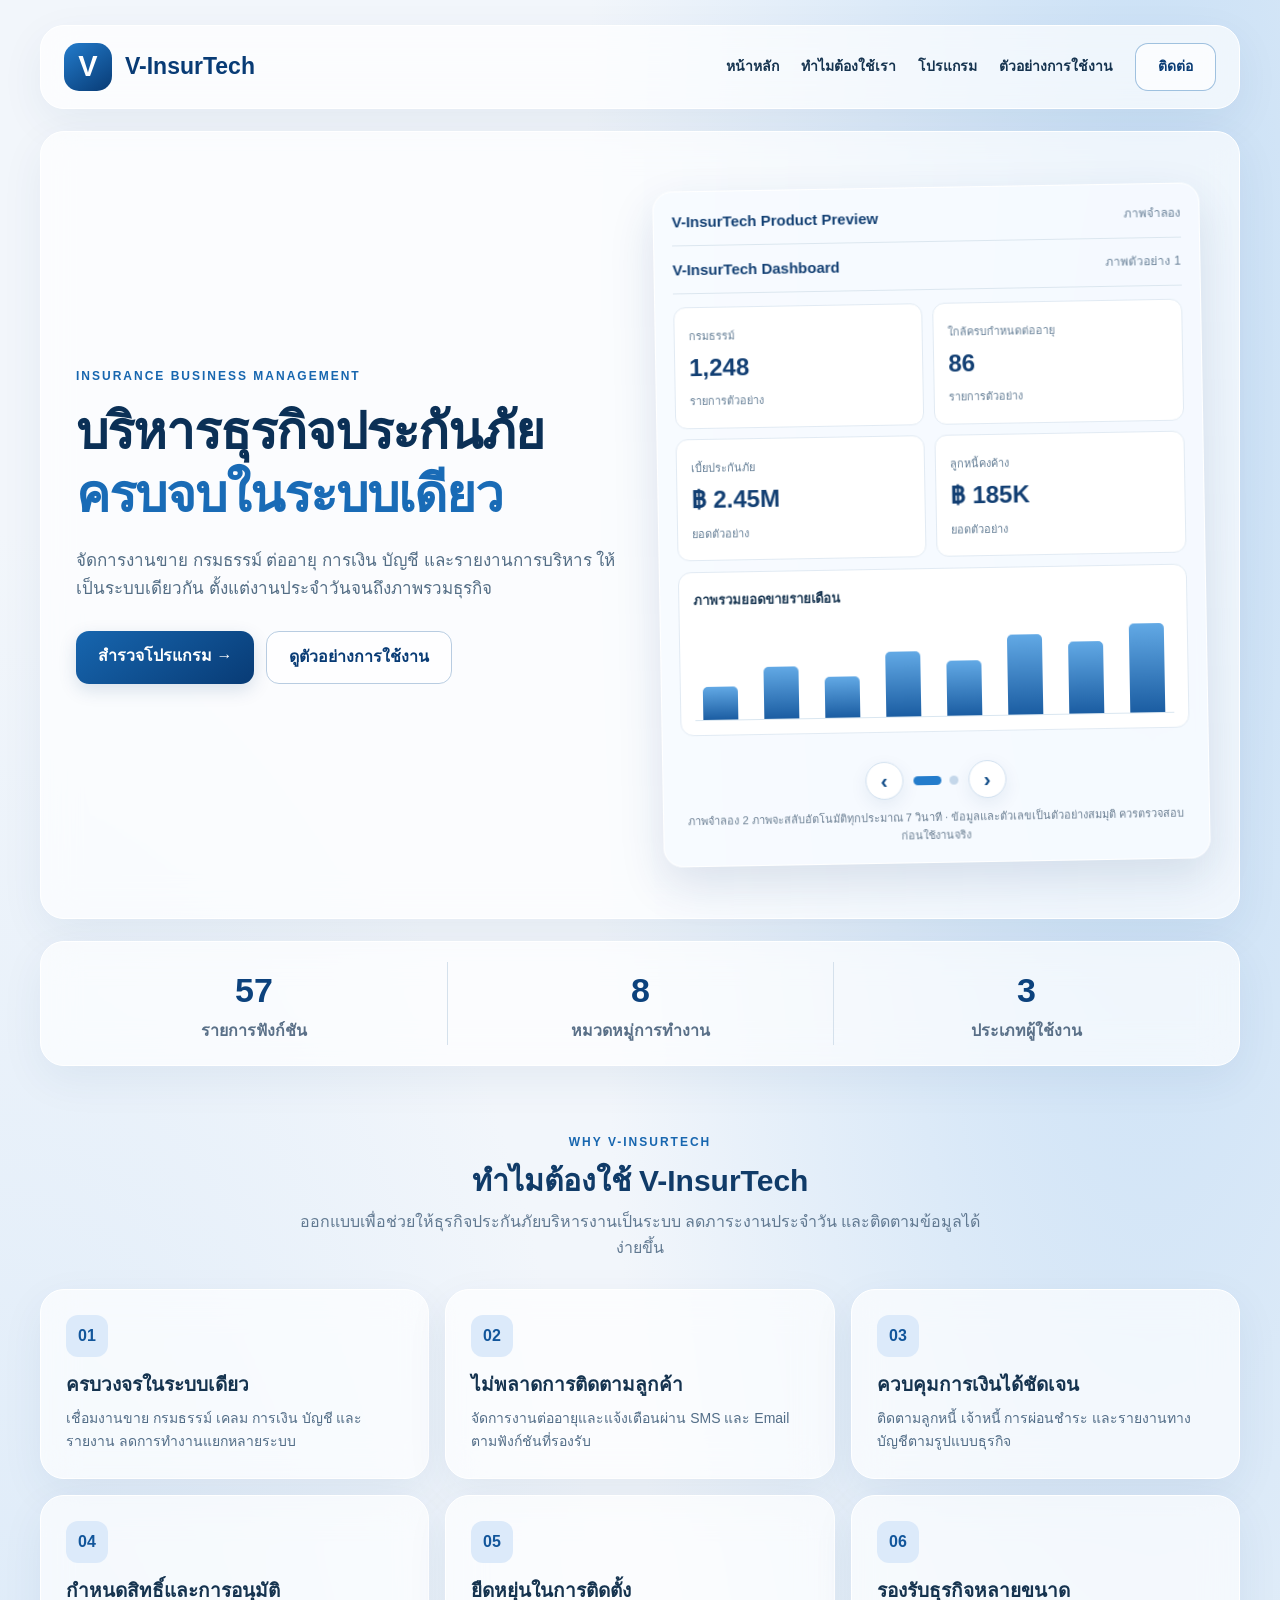
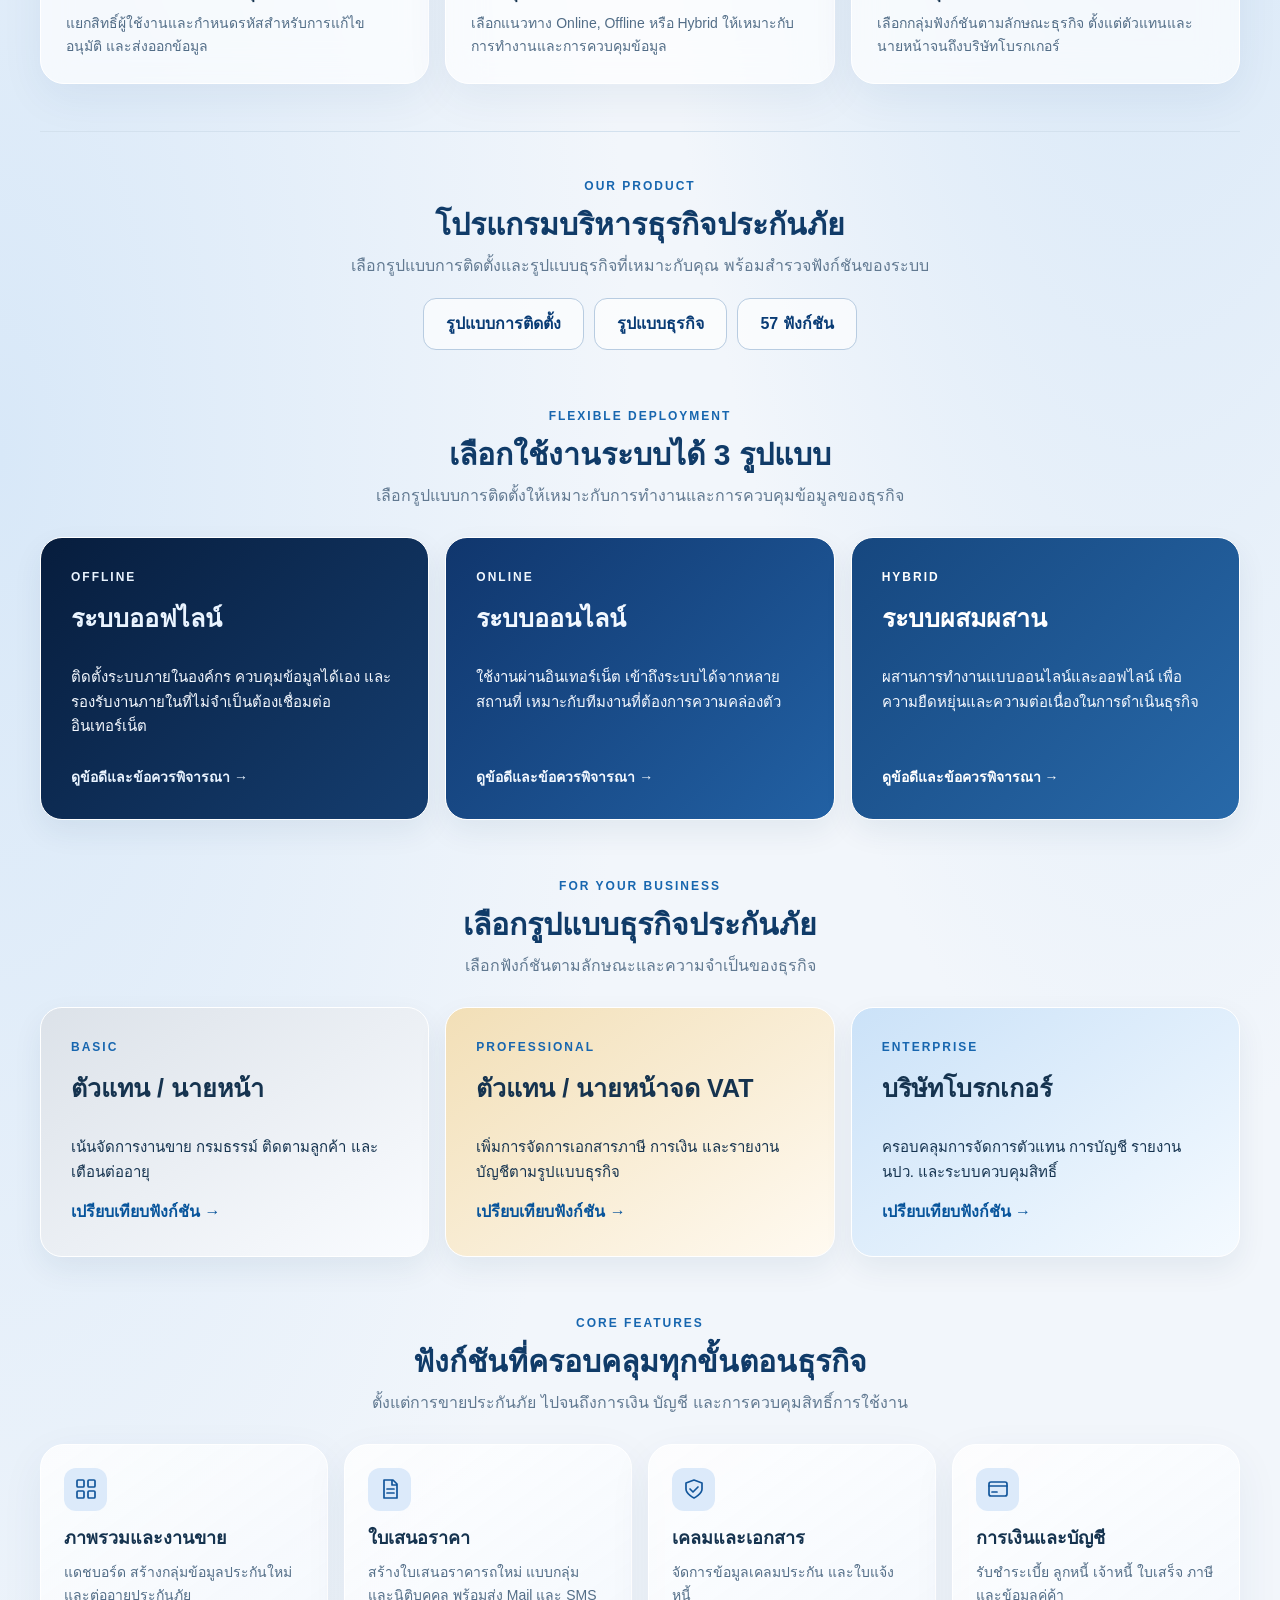
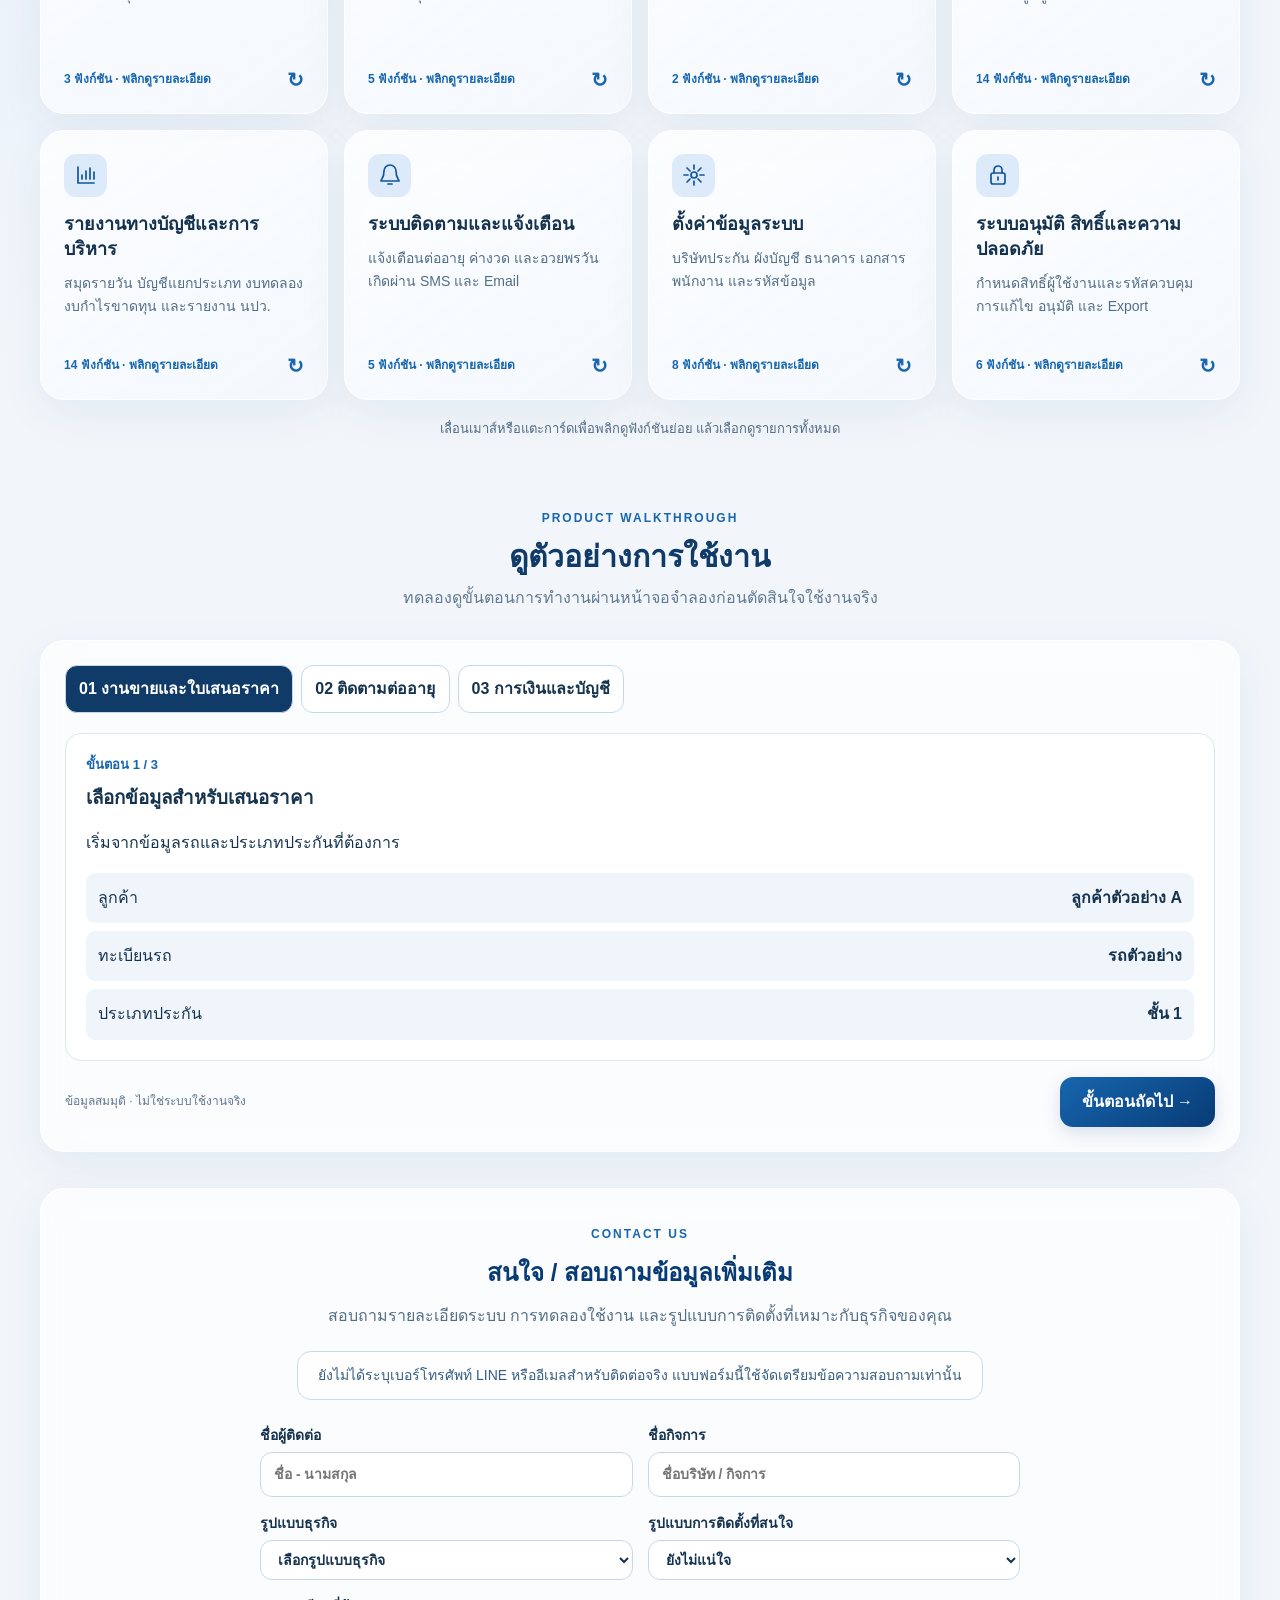
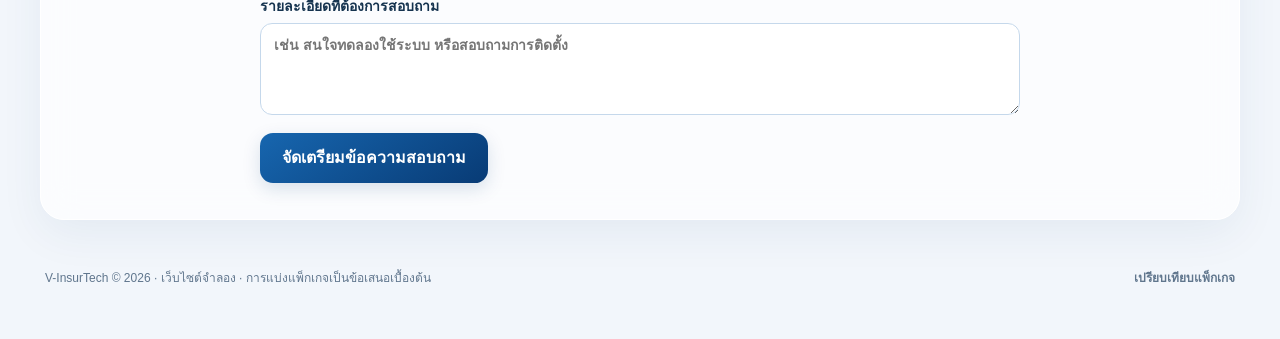
<file: index.html>
<!doctype html>
<html lang="th">
  <head>
    <meta charset="UTF-8" />
    <meta name="viewport" content="width=device-width,initial-scale=1" />
    <title>V-InsurTech</title>
    <script type="module" crossorigin src="./assets/main-dlsGu0IC.js"></script>
  </head>
  <body>
    <div id="root"></div>
  </body>
</html>
</file>
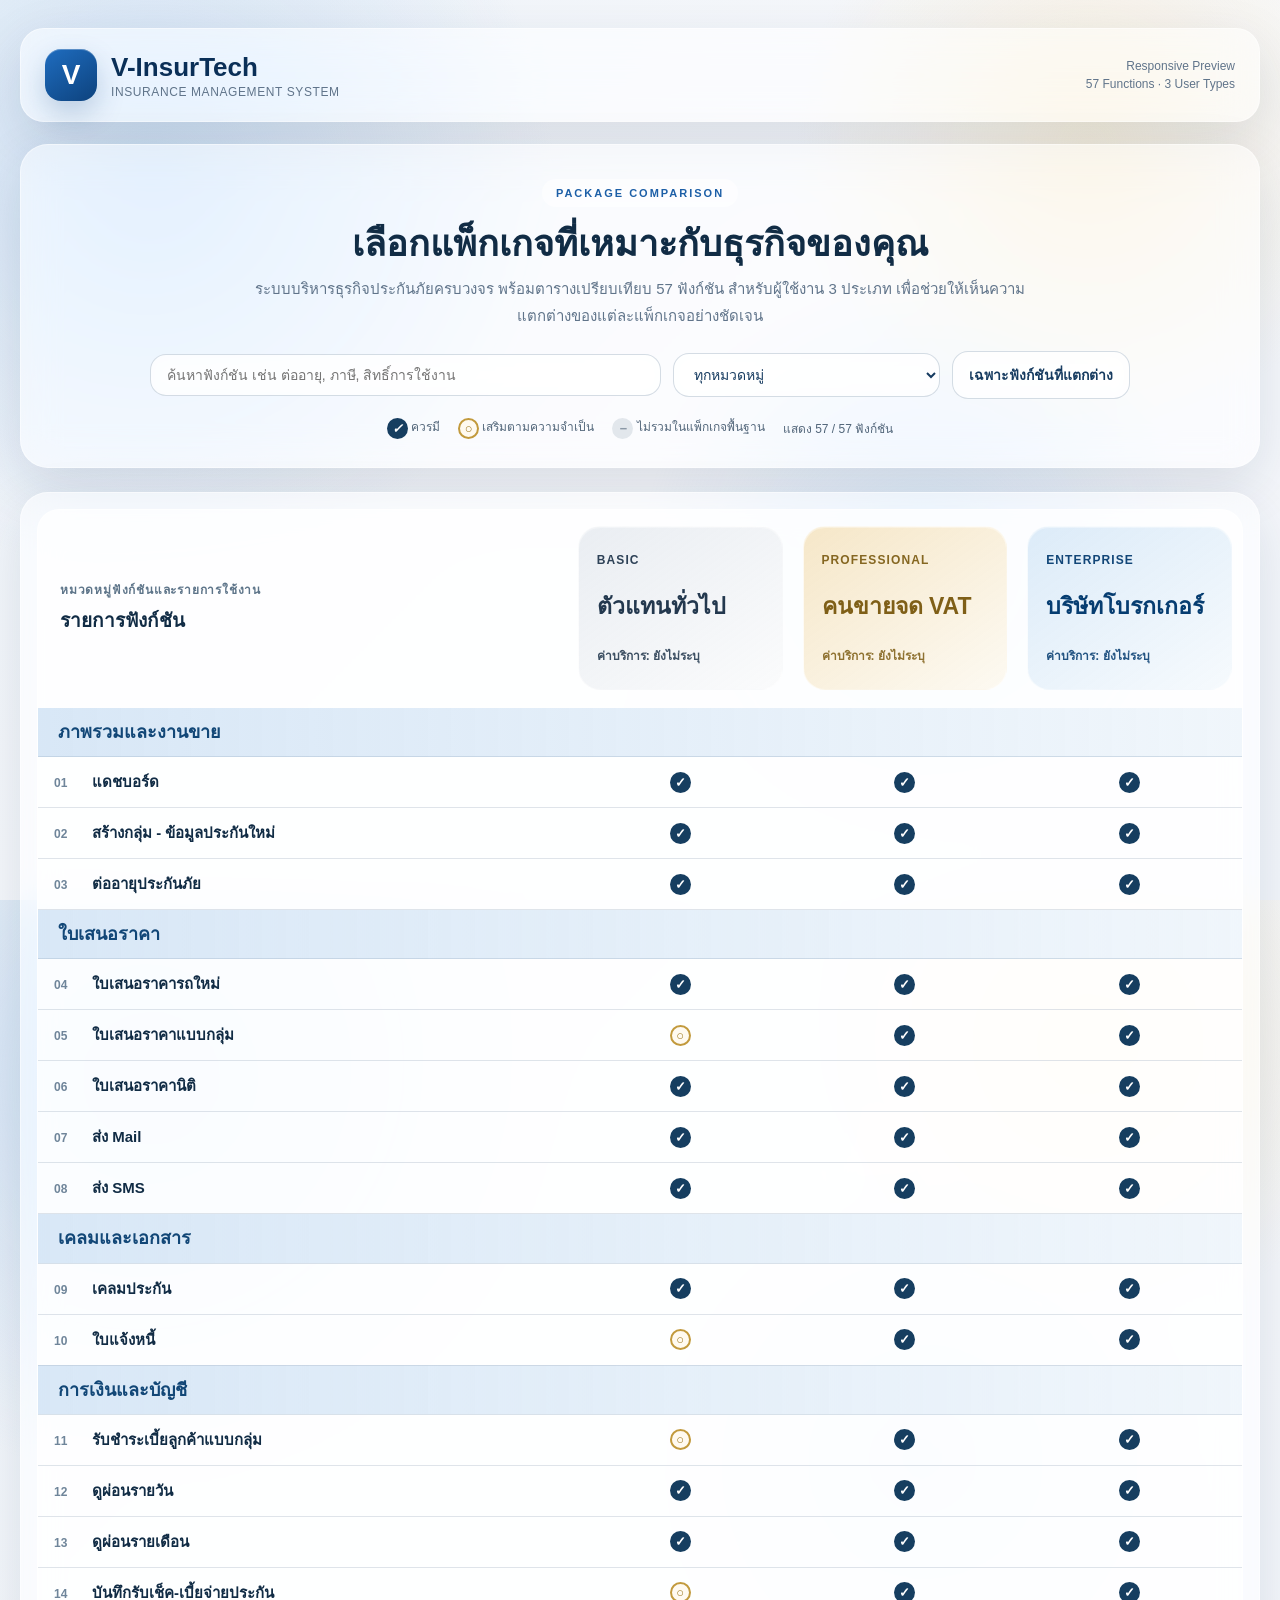
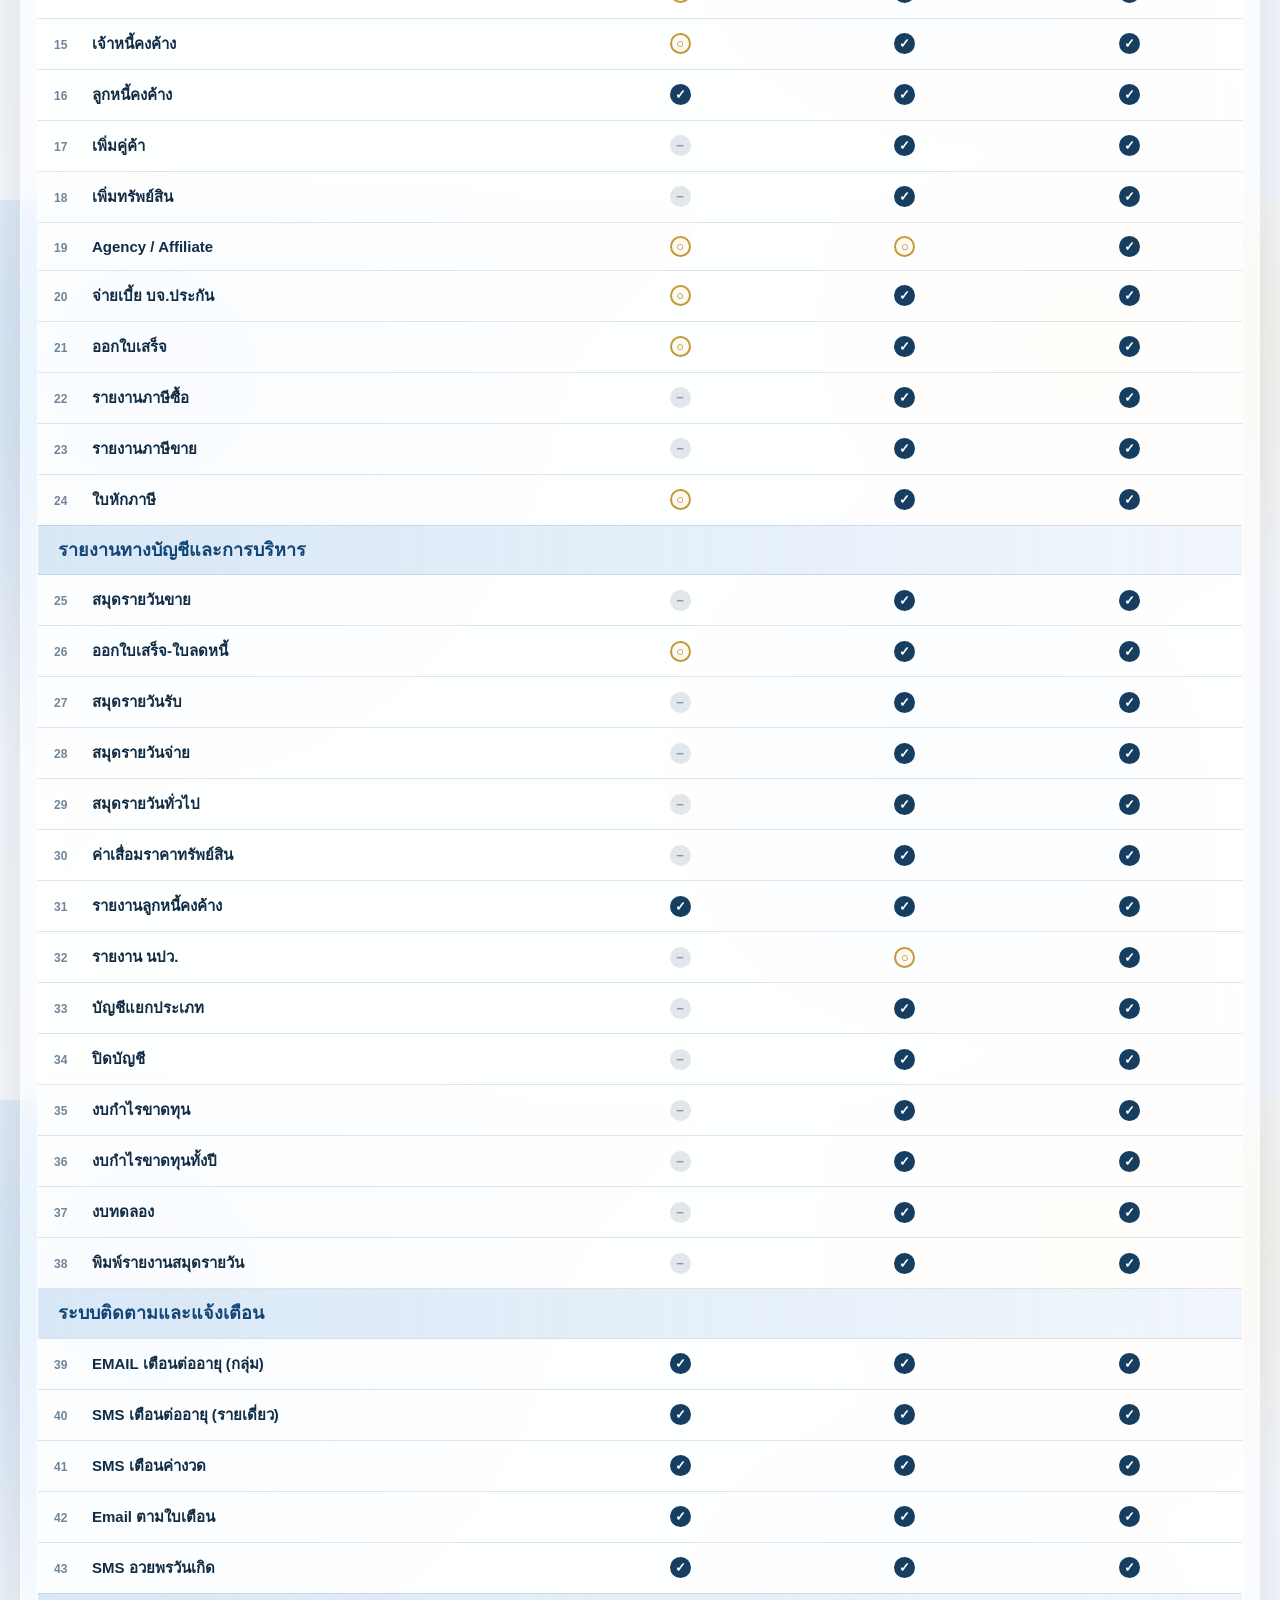
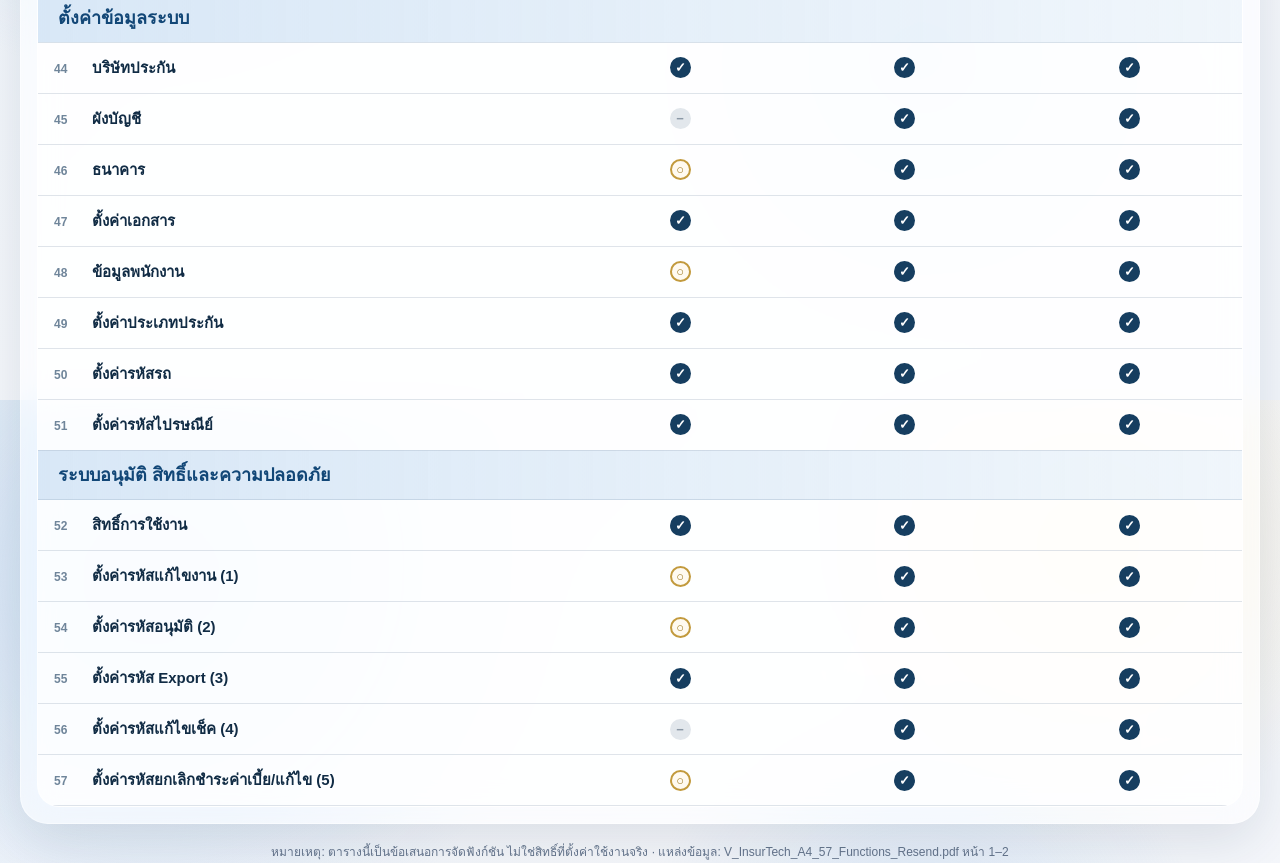
<file: index (2).html>
<!doctype html>
<html lang="th">
<head>
<meta charset="utf-8">
<meta name="viewport" content="width=device-width, initial-scale=1">
<title>V-InsurTech | เปรียบเทียบแพ็กเกจ</title>
<style>
:root{
  --navy:#0a2f57;
  --navy-2:#123f73;
  --blue:#1d5fa7;
  --text:#23384e;
  --text-strong:#112c45;
  --muted:#60748a;
  --line:rgba(160,177,194,.34);
  --glass:rgba(255,255,255,.55);
  --glass-strong:rgba(255,255,255,.72);
  --shadow:0 18px 55px rgba(13,41,73,.12);
}
*{box-sizing:border-box}
html,body{height:100%}
body{
  margin:0;
  font-family:Prompt,"Noto Sans Thai",Tahoma,sans-serif;
  color:var(--text);
  background:
    radial-gradient(circle at 12% 20%, rgba(175,204,236,.55), transparent 30%),
    radial-gradient(circle at 85% 16%, rgba(245,223,174,.4), transparent 22%),
    radial-gradient(circle at 72% 62%, rgba(164,202,239,.30), transparent 26%),
    linear-gradient(135deg,#eef4fa 0%,#f7f8fb 52%,#f3f6fb 100%);
  font-size:14px;
}
.page{
  width:min(1280px, calc(100% - 40px));
  margin:28px auto 34px;
}
.glass{
  background:var(--glass);
  border:1px solid rgba(255,255,255,.45);
  backdrop-filter:blur(18px) saturate(150%);
  -webkit-backdrop-filter:blur(18px) saturate(150%);
  box-shadow:var(--shadow);
}
header{
  display:flex;
  align-items:center;
  justify-content:space-between;
  gap:16px;
  padding:20px 24px;
  border-radius:24px;
}
.head-left{display:flex;align-items:center;gap:14px}
.logo{
  width:52px;height:52px;border-radius:16px;
  background:linear-gradient(145deg,#1f6dc0,#0d427d);
  color:#fff;display:grid;place-items:center;
  font-size:28px;font-weight:800;
  box-shadow:inset 0 1px 0 rgba(255,255,255,.28), 0 12px 28px rgba(13,66,125,.22);
}
.brand{display:flex;flex-direction:column;gap:2px}
.brand .name{font-size:26px;font-weight:800;color:var(--navy)}
.brand .sub{font-size:12px;color:var(--muted);letter-spacing:.6px}
.head-note{text-align:right;color:var(--muted);font-size:12px;line-height:1.5}
.hero{
  margin-top:22px;
  padding:34px 34px 28px;
  border-radius:28px;
  text-align:center;
}
.eyebrow{
  display:inline-flex;align-items:center;gap:8px;
  font-size:11px;font-weight:800;letter-spacing:2px;
  color:var(--blue);
  background:rgba(255,255,255,.55);
  padding:8px 14px;border-radius:999px;
}
.hero h1{
  margin:16px auto 10px;
  font-size:36px;line-height:1.18;
  color:var(--text-strong);
  max-width:760px;
}
.hero p{
  margin:0 auto;
  color:var(--muted);line-height:1.8;
  max-width:780px;
  font-size:15px;
}
.toolbar{
  margin:22px auto 0;
  width:min(980px, 100%);
  display:flex;gap:12px;flex-wrap:wrap;justify-content:center;align-items:center;
}
input,button,select{
  font:inherit;color:#163b60;
  border:1px solid rgba(170,186,202,.50);
  background:rgba(255,255,255,.68);
  border-radius:16px;
  padding:12px 16px;
  backdrop-filter:blur(10px);
}
input{flex:1;min-width:240px}
select{min-width:200px}
button{cursor:pointer;font-weight:700;transition:.2s ease}
button:hover{transform:translateY(-1px)}
button.active{background:linear-gradient(145deg,#113d72,#072e58);color:#fff;border-color:transparent}
.legend{
  display:flex;gap:18px;flex-wrap:wrap;justify-content:center;align-items:center;
  margin:18px auto 0;
  color:#516579;font-size:12px;font-weight:500;
}
.mark{
  display:inline-grid;place-items:center;width:21px;height:21px;border-radius:50%;
  font-size:13px;font-weight:800;vertical-align:middle;
}
.s1{background:#163e60;color:#fff}
.s2{border:2px solid #c29a3d;color:#9c7821;background:#fffaf0}
.s0{background:#e2e7ec;color:#8b98a6}
.table-shell{
  margin-top:24px;
  padding:16px;
  border-radius:28px;
}
.wrap{
  overflow:auto;
  border-radius:22px;
  background:rgba(255,255,255,.74);
  border:1px solid rgba(255,255,255,.6);
}
table{width:100%;border-collapse:collapse;min-width:860px;table-layout:fixed}
col:first-child{width:44%}
col{width:18.666%}
thead th{
  padding:16px 10px 18px;
  vertical-align:stretch;
  text-align:center;
}
thead th:first-child{
  text-align:left;
  padding-left:22px;
  color:var(--text-strong);
  font-size:18px;
  font-weight:800;
}
.plan{
  border-radius:22px;
  padding:26px 18px 24px;
  text-align:left;
  min-height:164px;
  width:100%;
  display:flex;
  flex-direction:column;
  justify-content:space-between;
  border:1px solid rgba(255,255,255,.52);
  box-shadow:inset 0 1px 0 rgba(255,255,255,.35);
}
.silver{background:linear-gradient(145deg,rgba(232,236,241,.92),rgba(249,250,251,.76))}
.gold{background:linear-gradient(145deg,rgba(245,229,196,.92),rgba(252,248,238,.78));color:#7f5f17}
.diamond{background:linear-gradient(145deg,rgba(218,234,248,.94),rgba(244,249,253,.82));color:#063d71}
.plan small{font-size:12px;letter-spacing:1.1px;font-weight:800;opacity:.95;display:block}
.plan strong{display:block;font-size:23px;line-height:1.28;margin:10px 0 10px;font-weight:800}
.plan span{font-size:12px;font-weight:600;opacity:.88}
td{
  padding:13px 16px;
  border-bottom:1px solid var(--line);
  color:var(--text);
  background:rgba(255,255,255,.14);
}
td:first-child{
  font-size:15px;
  font-weight:600;
  color:var(--text-strong);
}
td:not(:first-child){text-align:center}
.num{
  display:inline-block;width:38px;
  color:#6f859a;
  font-size:12px;
  font-weight:700;
}
.group td{
  background:linear-gradient(90deg, rgba(214,230,246,.95), rgba(235,243,250,.75));
  color:#124777;
  font-weight:800;
  padding:12px 20px;
  font-size:18px;
  line-height:1.35;
  border-bottom:1px solid rgba(168,189,208,.45);
}
tr.item{transition:background .18s ease}
tr.item:hover td{background:rgba(226,240,252,.44)}
footer{
  margin-top:18px;
  text-align:center;
  font-size:12px;
  color:#64748b;
  line-height:1.7;
}
@media(max-width:960px){
  .page{width:min(100% - 24px, 100%)}
  .hero{padding:28px 18px 24px}
  .hero h1{font-size:30px}
}
@media(max-width:720px){
  header{padding:18px 16px;border-radius:20px}
  .head-note{display:none}
  .brand .name{font-size:22px}
  .hero h1{font-size:26px}
  .toolbar{justify-content:stretch}
  input,select,button{width:100%}
  .table-shell{padding:10px}
}
</style>
</head>
<body>
  <div class="page">
    <header class="glass">
      <div class="head-left">
        <div class="logo">V</div>
        <div class="brand">
          <div class="name">V-InsurTech</div>
          <div class="sub">INSURANCE MANAGEMENT SYSTEM</div>
        </div>
      </div>
      <div class="head-note">Responsive Preview<br>57 Functions · 3 User Types</div>
    </header>

    <section class="hero glass">
      <div class="eyebrow">PACKAGE COMPARISON</div>
      <h1>เลือกแพ็กเกจที่เหมาะกับธุรกิจของคุณ</h1>
      <p>ระบบบริหารธุรกิจประกันภัยครบวงจร พร้อมตารางเปรียบเทียบ 57 ฟังก์ชัน สำหรับผู้ใช้งาน 3 ประเภท เพื่อช่วยให้เห็นความแตกต่างของแต่ละแพ็กเกจอย่างชัดเจน</p>

      <div class="toolbar">
        <input id="q" placeholder="ค้นหาฟังก์ชัน เช่น ต่ออายุ, ภาษี, สิทธิ์การใช้งาน" aria-label="ค้นหาฟังก์ชัน">
        <select id="cat" aria-label="หมวดหมู่"><option value="">ทุกหมวดหมู่</option></select>
        <button id="diff" aria-pressed="false">เฉพาะฟังก์ชันที่แตกต่าง</button>
      </div>

      <div class="legend">
        <span><i class="mark s1">✓</i> ควรมี</span>
        <span><i class="mark s2">○</i> เสริมตามความจำเป็น</span>
        <span><i class="mark s0">−</i> ไม่รวมในแพ็กเกจพื้นฐาน</span>
        <span id="count"></span>
      </div>
    </section>

    <section class="table-shell glass">
      <div class="wrap">
        <table>
          <colgroup><col><col><col><col></colgroup>
          <thead>
            <tr>
              <th><div style="display:flex;flex-direction:column;gap:6px;"><span style="font-size:12px;font-weight:700;letter-spacing:.8px;color:#5d7489;">หมวดหมู่ฟังก์ชันและรายการใช้งาน</span><span style="font-size:19px;font-weight:800;color:#112c45;">รายการฟังก์ชัน</span></div></th>
              <th><div class="plan silver"><small>BASIC</small><strong>ตัวแทนทั่วไป</strong><span>ค่าบริการ: ยังไม่ระบุ</span></div></th>
              <th><div class="plan gold"><small>PROFESSIONAL</small><strong>คนขายจด VAT</strong><span>ค่าบริการ: ยังไม่ระบุ</span></div></th>
              <th><div class="plan diamond"><small>ENTERPRISE</small><strong>บริษัทโบรกเกอร์</strong><span>ค่าบริการ: ยังไม่ระบุ</span></div></th>
            </tr>
          </thead>
          <tbody id="rows"></tbody>
        </table>
      </div>
    </section>

    <footer>หมายเหตุ: ตารางนี้เป็นข้อเสนอการจัดฟังก์ชัน ไม่ใช่สิทธิ์ที่ตั้งค่าใช้งานจริง · แหล่งข้อมูล: V_InsurTech_A4_57_Functions_Resend.pdf หน้า 1–2</footer>
  </div>

<script>
const data={"ภาพรวมและงานขาย": [[1, "แดชบอร์ด", "111"], [2, "สร้างกลุ่ม - ข้อมูลประกันใหม่", "111"], [3, "ต่ออายุประกันภัย", "111"]], "ใบเสนอราคา": [[4, "ใบเสนอราคารถใหม่", "111"], [5, "ใบเสนอราคาแบบกลุ่ม", "211"], [6, "ใบเสนอราคานิติ", "111"], [7, "ส่ง Mail", "111"], [8, "ส่ง SMS", "111"]], "เคลมและเอกสาร": [[9, "เคลมประกัน", "111"], [10, "ใบแจ้งหนี้", "211"]], "การเงินและบัญชี": [[11, "รับชำระเบี้ยลูกค้าแบบกลุ่ม", "211"], [12, "ดูผ่อนรายวัน", "111"], [13, "ดูผ่อนรายเดือน", "111"], [14, "บันทึกรับเช็ค-เบี้ยจ่ายประกัน", "211"], [15, "เจ้าหนี้คงค้าง", "211"], [16, "ลูกหนี้คงค้าง", "111"], [17, "เพิ่มคู่ค้า", "011"], [18, "เพิ่มทรัพย์สิน", "011"], [19, "Agency / Affiliate", "221"], [20, "จ่ายเบี้ย บจ.ประกัน", "211"], [21, "ออกใบเสร็จ", "211"], [22, "รายงานภาษีซื้อ", "011"], [23, "รายงานภาษีขาย", "011"], [24, "ใบหักภาษี", "211"]], "รายงานทางบัญชีและการบริหาร": [[25, "สมุดรายวันขาย", "011"], [26, "ออกใบเสร็จ-ใบลดหนี้", "211"], [27, "สมุดรายวันรับ", "011"], [28, "สมุดรายวันจ่าย", "011"], [29, "สมุดรายวันทั่วไป", "011"], [30, "ค่าเสื่อมราคาทรัพย์สิน", "011"], [31, "รายงานลูกหนี้คงค้าง", "111"], [32, "รายงาน นปว.", "021"], [33, "บัญชีแยกประเภท", "011"], [34, "ปิดบัญชี", "011"], [35, "งบกำไรขาดทุน", "011"], [36, "งบกำไรขาดทุนทั้งปี", "011"], [37, "งบทดลอง", "011"], [38, "พิมพ์รายงานสมุดรายวัน", "011"]], "ระบบติดตามและแจ้งเตือน": [[39, "EMAIL เตือนต่ออายุ (กลุ่ม)", "111"], [40, "SMS เตือนต่ออายุ (รายเดี่ยว)", "111"], [41, "SMS เตือนค่างวด", "111"], [42, "Email ตามใบเตือน", "111"], [43, "SMS อวยพรวันเกิด", "111"]], "ตั้งค่าข้อมูลระบบ": [[44, "บริษัทประกัน", "111"], [45, "ผังบัญชี", "011"], [46, "ธนาคาร", "211"], [47, "ตั้งค่าเอกสาร", "111"], [48, "ข้อมูลพนักงาน", "211"], [49, "ตั้งค่าประเภทประกัน", "111"], [50, "ตั้งค่ารหัสรถ", "111"], [51, "ตั้งค่ารหัสไปรษณีย์", "111"]], "ระบบอนุมัติ สิทธิ์และความปลอดภัย": [[52, "สิทธิ์การใช้งาน", "111"], [53, "ตั้งค่ารหัสแก้ไขงาน (1)", "211"], [54, "ตั้งค่ารหัสอนุมัติ (2)", "211"], [55, "ตั้งค่ารหัส Export (3)", "111"], [56, "ตั้งค่ารหัสแก้ไขเช็ค (4)", "011"], [57, "ตั้งค่ารหัสยกเลิกชำระค่าเบี้ย/แก้ไข (5)", "211"]]};

const q=document.querySelector('#q'),cat=document.querySelector('#cat'),diff=document.querySelector('#diff');
let only=false;
Object.keys(data).forEach(g=>cat.add(new Option(g,g)));
const symbols={'1':['✓','ควรมี'],'2':['○','เสริมตามความจำเป็น'],'0':['−','ไม่รวมในแพ็กเกจพื้นฐาน']};
function render(){
  let n=0;
  document.querySelector('#rows').innerHTML=Object.entries(data).map(([g,rs])=>{
    if(cat.value&&cat.value!==g)return '';
    let filtered=rs.filter(([i,name,s])=>name.toLowerCase().includes(q.value.trim().toLowerCase())&&(!only||new Set(s).size>1));
    n+=filtered.length;
    return filtered.length
      ? `<tr class="group"><td colspan="4">${g}</td></tr>`+
        filtered.map(([i,name,s])=>`<tr class="item"><td><span class="num">${String(i).padStart(2,'0')}</span>${name}</td>${[...s].map(v=>`<td><span class="mark s${v}" title="${symbols[v][1]}" aria-label="${symbols[v][1]}">${symbols[v][0]}</span></td>`).join('')}</tr>`).join('')
      : '';
  }).join('') || '<tr><td colspan="4">ไม่พบฟังก์ชันที่ค้นหา</td></tr>';
  document.querySelector('#count').textContent=`แสดง ${n} / 57 ฟังก์ชัน`;
}
q.oninput=render;
cat.onchange=render;
diff.onclick=()=>{only=!only;diff.classList.toggle('active',only);diff.setAttribute('aria-pressed',only);render()};
render();
</script>
</body>
</html>
</file>
